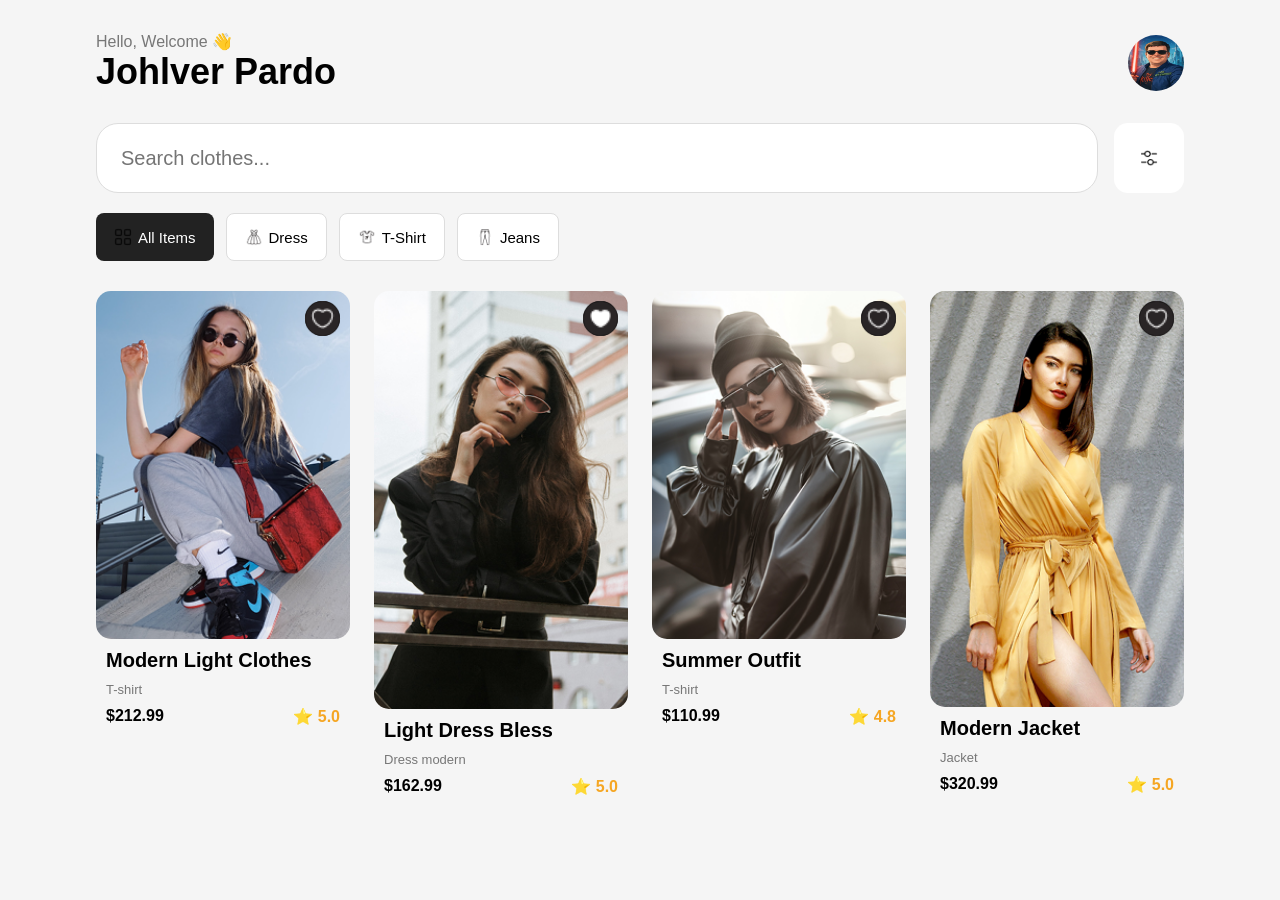
<file: index.html>
<!DOCTYPE html>
<html lang="en">
<head>
    <meta charset="UTF-8">
    <meta name="viewport" content="width=device-width, initial-scale=1.0">
    <title>Fashion App</title>
    <link rel="stylesheet" href="/css/variables.css">
    <link rel="stylesheet" href="/css/style.css">
</head>
<body>

    <div class="container">
    <header>
    <div class="bienvenida">
        <p>Hello, Welcome 👋</p>
        <h2>Johlver Pardo</h2>
    </div>

    <img src="/storage/img/jolhver.webp" class="perfil">

    </header>
    <div class="buscar">
        <input type="text" placeholder="Search clothes...">
        <button class="filtrar">
        <img src="/storage/img/Main Icon.png" alt="">
        </button>
    </div>
     <div class="categorias">
        <button class="active">
        <img src="/storage/img/Default Icon.png">
        All Items
        </button>
        <button>
        <img src="/storage/img/Default Icon (1).png">
        Dress
        </button>
        <button>
        <img src="/storage/img/Default Icon (2).png">
        T-Shirt
        </button>
        <button>
        <img src="/storage/img/Default Icon (3).png">
        Jeans
        </button>
    </div>
    <div class="products">

    <div class="card">
    <a href="/views/detail.html">
    <img src="/storage/img/Library=Product1.png">
    </a>
    <button class="corazon">
    <img src="/storage/img/heart.png" alt="favorite">
    </button>
    <h4>Modern Light Clothes</h4>
    <p class="type">T-shirt</p>
    <div class="price">
    <span>$212.99</span>
    <span class="rating">⭐ 5.0</span>
    </div>
    </div>
    <div class="card">
    <a href="/views/detail.html">
    <img src="/storage/img/Library=Product2.png" alt="product">
    </a>
    <button class="corazon">
    <img src="/storage/img/heart (2).png" alt="favorite">
    </button>
    <h4>Light Dress Bless</h4>
    <p class="type">Dress modern</p>
    <div class="price">
    <span>$162.99</span>
    <span class="rating">⭐ 5.0</span>
    </div>
    </div>
    <div class="card">
    <a href="/views/detail.html">
    <img src="/storage/img/Library=Product3.png">
    </a>
    <button class="corazon">
    <img src="/storage/img/heart.png" alt="favorite">
    </button>
    <h4>Summer Outfit</h4>
    <p class="type">T-shirt</p>
    <div class="price">
    <span>$110.99</span>
    <span class="rating">⭐ 4.8</span>
    </div>
    </div>
    <div class="card">
    <a href="/views/detail.html">
    <img src="/storage/img/Library=Product4.png">
    </a>
    <button class="corazon">
    <img src="/storage/img/heart.png" alt="favorite">
    </button>
    <h4>Modern Jacket</h4>
    <p class="type">Jacket</p>
    <div class="price">
    <span>$320.99</span>
    <span class="rating">⭐ 5.0</span>
    </div>
    </div>
    </div>
    <nav class="iconos">
    <div class="icon">
    <img src="/storage/img/Type=outline, Library=home-2.png">
    </div>
    <div class="icon">
    <img src="/storage/img/Type=outline, Library=shopping-bag.png">
    </div>
    <div class="icon">
    <img src="/storage/img/Type=outline, Library=heart.png">
    </div>
    <div class="icon">
    <img src="/storage/img/Type=outline, Library=profile.png">
    </div>
    </nav>
    </div>
</body>
</html>
</file>
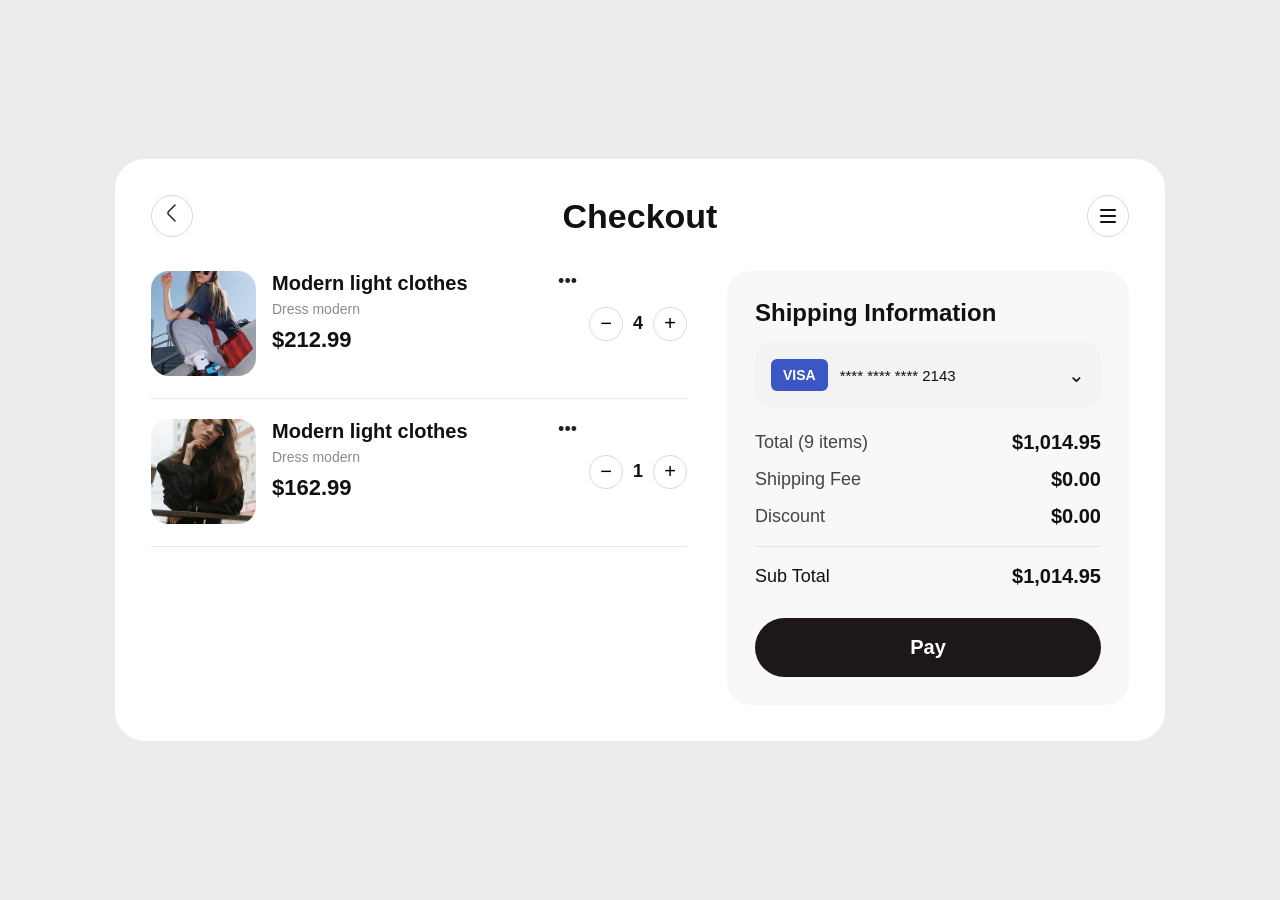
<file: views/checkout.html>
<!DOCTYPE html>
<html lang="es">
<head>
  <meta charset="UTF-8">
  <meta name="viewport" content="width=device-width, initial-scale=1.0">
  <title>Checkout Tienda de Ropa</title>
  <link rel="stylesheet" href="/css/variables.css">
  <link rel="stylesheet" href="/css/checkout.css">
</head>
<body>

  <main class="Checkout">

    <header class="CheckoutHeader">
      <a href="/views/detail.html" class="back-btn">
      <button class="BotonCirculo"><img src="/storage/img/Type=outline, Library=arrow-left.png" alt=""></button>
      </a>
      <h1>Checkout</h1>

      <div class="MenuHamburguesa">
        <input type="checkbox" id="AbrirMenu">

        <label for="AbrirMenu" class="BotonMenu">
          <span class="Linea Linea1"></span>
          <span class="Linea Linea2"></span>
          <span class="Linea Linea3"></span>
        </label>

        <nav class="MenuDesplegable">
          <a href="/index.html">Inicio</a>
          <a href="/views/perfil-usuario.html">perfil de usuario</a>
          <a href="#">Colecciones</a>
          <a href="#">Ofertas</a>
          <a href="#">Mi Cuenta</a>
          <a href="#">Contacto</a>
        </nav>
      </div>
    </header>

    <div class="CheckoutContenido">

      <section class="ColumnaIzquierda">
        <section class="ListaProductos">

          <article class="Producto">
            <img src="/storage/img/Library=Product1.png" alt="Ropa moderna">

            <div class="ProductoInfo">
              <div class="ProductoTexto">
                <div class="ProductoEncabezado">
                  <h2>Modern light clothes</h2>
                  <button class="BotonPuntos">•••</button>
                </div>
                <p>Dress modern</p>
                <span>$212.99</span>
              </div>

              <div class="ProductoCantidad">
                <button class="CantidadBtn">−</button>
                <strong>4</strong>
                <button class="CantidadBtn">+</button>
              </div>
            </div>
          </article>

          <article class="Producto">
            <img src="/storage/img/Library=Product2.png" alt="Ropa elegante">

            <div class="ProductoInfo">
              <div class="ProductoTexto">
                <div class="ProductoEncabezado">
                  <h2>Modern light clothes</h2>
                  <button class="BotonPuntos">•••</button>
                </div>
                <p>Dress modern</p>
                <span>$162.99</span>
              </div>

              <div class="ProductoCantidad">
                <button class="CantidadBtn">−</button>
                <strong>1</strong>
                <button class="CantidadBtn">+</button>
              </div>
            </div>
          </article>

        </section>
      </section>

      <section class="ColumnaDerecha">
        <section class="Pago">
          <h3>Shipping Information</h3>

          <div class="TarjetaPago">
            <div class="Visa">VISA</div>
            <p>**** **** **** 2143</p>
            <span>⌄</span>
          </div>
        </section>

        <section class="Resumen">
          <div class="FilaResumen">
            <p>Total (9 items)</p>
            <strong>$1,014.95</strong>
          </div>

          <div class="FilaResumen">
            <p>Shipping Fee</p>
            <strong>$0.00</strong>
          </div>

          <div class="FilaResumen">
            <p>Discount</p>
            <strong>$0.00</strong>
          </div>

          <hr>

          <div class="FilaResumen TotalFinal">
            <p>Sub Total</p>
            <strong>$1,014.95</strong>
          </div>
        </section>

        <button class="BotonPagar">Pay</button>
      </section>

    </div>
  </main>

</body>
</html>
</file>
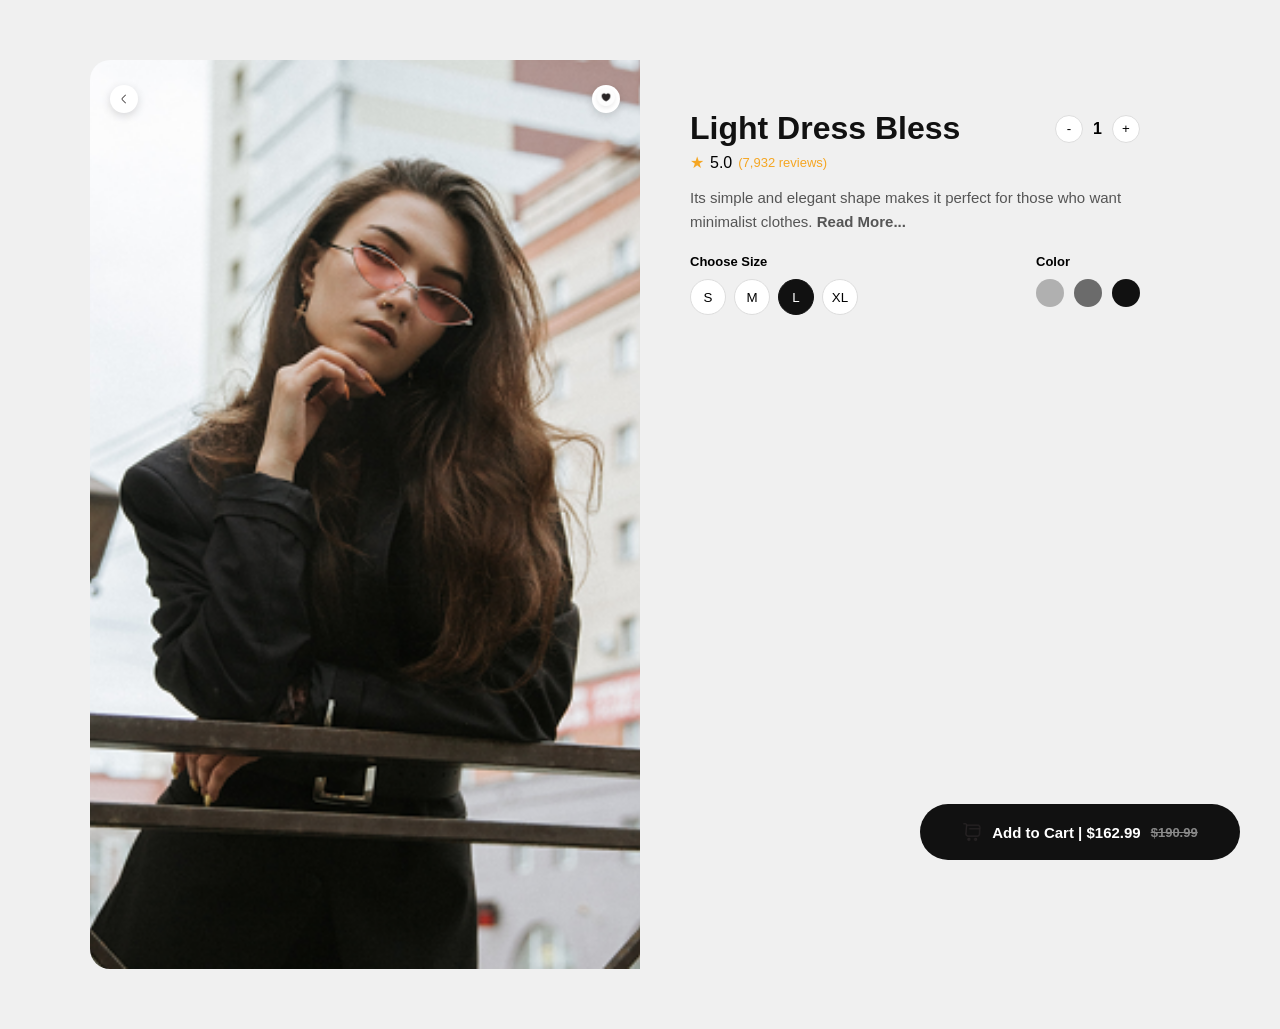
<file: views/detail.html>
<!DOCTYPE html>
<html lang="es">

<head>
  <meta charset="UTF-8" />
  <meta name="viewport" content="width=device-width, initial-scale=1.0" />
  <title>Light Dress Bless</title>
  <link rel="stylesheet" href="/css/variables.css">
  <link rel="stylesheet" href="/css/detail.css" />
</head>

<body>
  <main class="product">
    <section class="product-image">
      <img src="/storage/img/Library=Product2.png" alt="Light Dress Bless" />
      <a href="/index.html" class="back-btn">
        <img src="/storage/img/Type=outline, Library=arrow-left.png" alt="Back">
      </a>

      <button class="heart-btn">
        <img src="/storage/img/heart (1).png" alt="Favorite" />
      </button>
    </section>

    <section class="product-info">

      <div class="title-row">
        <h1>Light Dress Bless</h1>

        <div class="quantity">
          <button>-</button>
          <span>1</span>
          <button>+</button>
        </div>
      </div>

      <div class="rating">
        <span class="star">★</span>
        <span>5.0</span>
        <span class="reviews">(7,932 reviews)</span>
      </div>

      <p class="description">
        Its simple and elegant shape makes it perfect for those who want
        minimalist clothes.
        <strong>Read More...</strong>
      </p>

      <div class="options">

        <div class="sizes">
          <h4>Choose Size</h4>

          <div class="size-list">
            <button>S</button>
            <button>M</button>
            <button class="active">L</button>
            <button>XL</button>
          </div>
        </div>

        <div class="colors">
          <h4>Color</h4>

          <div class="color-list">
            <span class="gray-light"></span>
            <span class="gray-dark"></span>
            <span class="black"></span>
          </div>
        </div>

      </div>

    </section>

    <a href="checkout.html">
      <button class="add-cart">
        <img src="/storage/img/Type=outline, Library=shopping-cart.png" alt="Cart" class="cart-icon" />
        Add to Cart | $162.99
        <span class="old-price">$190.99</span>
      </button>
    </a>
  </main>
</body>

</html>
</file>
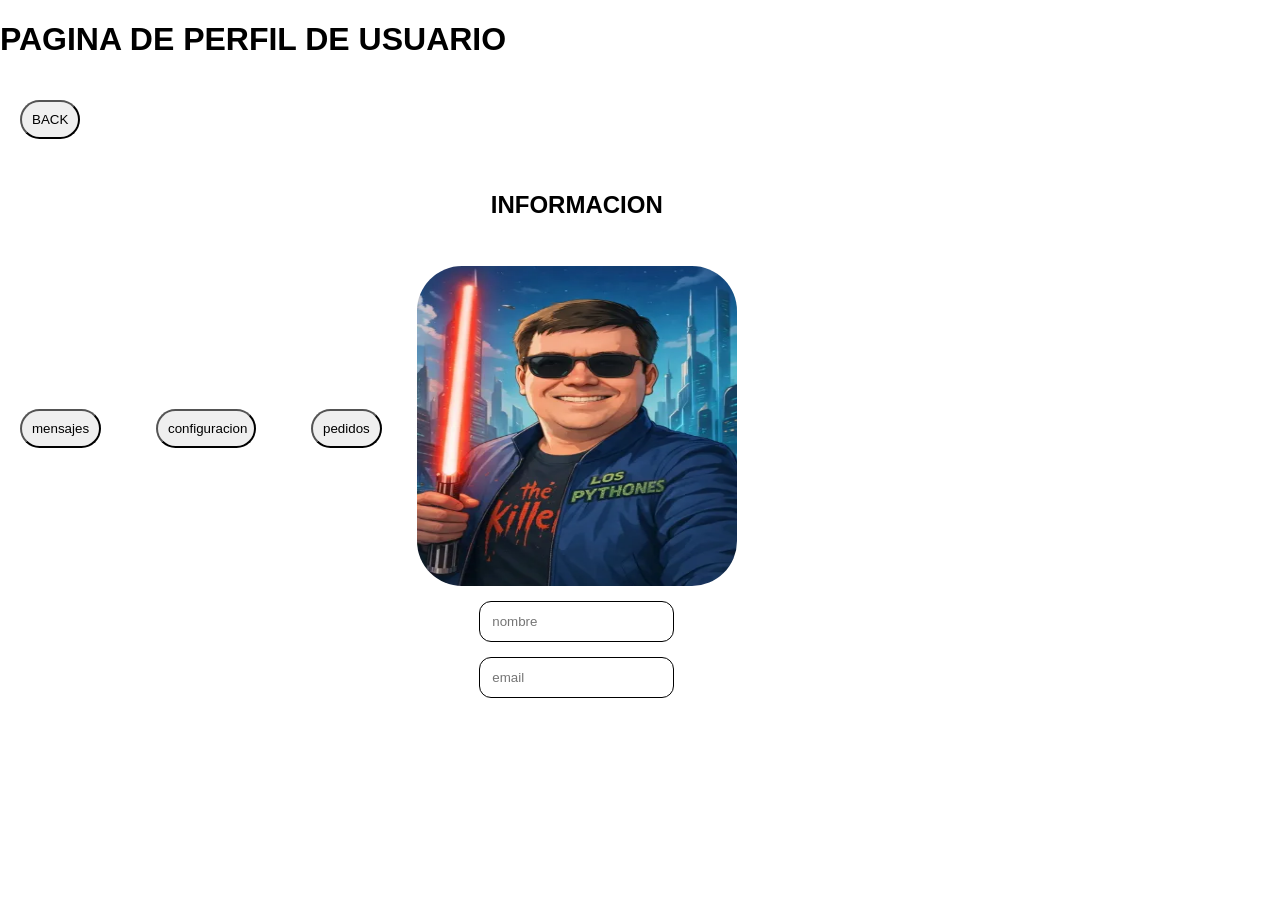
<file: views/perfil-usuario.html>
<!DOCTYPE html>
<html lang="en">
<head>
    <meta charset="UTF-8">
    <meta name="viewport" content="width=device-width, initial-scale=1.0">
    <title>PERFIL USUARIO</title>
    <link rel="stylesheet" href="/css/perfil-usuario.css">
</head>
<body>
    <h1>PAGINA DE PERFIL DE USUARIO</h1>
    <a href="/views/checkout.html"><button>BACK</button></a>
    <div class="arriba">
        <button>mensajes</button>
        <button>configuracion</button>
        <a href="/views/checkout.html"><button>pedidos</button></a>
        <div class="acercade-mi">
            <h2 class="informacion">INFORMACION</h2>
            <img src="/storage/img/jolhver.webp" alt="profesor">
            <input type="nombre" placeholder="nombre">
            <input type="email" placeholder="email">
        </div>
    </div>

</body>
</html>
</file>
<file: css/variables.css>
:root {
  --color-primary: #252525;
  --color-primary-dark: #121111;
  --color-primary-light: #F2F2F2;

  --color-secondary: #252525;
  --color-secondary-mid: #787678;
  --color-secondary-light: #A9A9A2;

  --color-border: #F2F2F2;
  --color-success: #252525;
  --color-warning: #787678;
  --color-star: #252525;

  --font-primary: 'Encode Sans', sans-serif;

  --text-xs: 0.75rem;
  --text-sm: 0.875rem;
  --text-base: 1rem;
  --text-lg: 1.125rem;
  --text-xl: 1.25rem;
  --text-2xl: 1.5rem;
  --text-3xl: 1.875rem;

  --weight-regular: 400;
  --weight-medium: 500;
  --weight-semibold: 600;
  --weight-bold: 700;

  --space-1: 0.25rem;
  --space-2: 0.5rem;
  --space-3: 0.75rem;
  --space-4: 1rem;
  --space-5: 1.25rem;
  --space-6: 1.5rem;
  --space-8: 2rem;
  --space-10: 2.5rem;
  --space-12: 3rem;
  --space-16: 4rem;

  --radius-sm: 6px;
  --radius-md: 12px;
  --radius-lg: 20px;
  --radius-xl: 28px;
  --radius-full: 9999px;

  --shadow-xs: 0 1px 3px rgba(0, 0, 0, 0.06);
  --shadow-sm: 0 2px 8px rgba(0, 0, 0, 0.08);
  --shadow-md: 0 4px 16px rgba(0, 0, 0, 0.10);
  --shadow-lg: 0 8px 32px rgba(0, 0, 0, 0.12);

  --transition-fast: 0.15s ease;
  --transition-normal: 0.25s ease;
  --transition-slow: 0.4s ease;

  --max-width: 430px;
  --nav-height: 64px;
  --topbar-height: 56px;
}
</file>
<file: css/style.css>
* {
  margin: 0;
  padding: 0;
  box-sizing: border-box;
  font-family: Arial, Helvetica, sans-serif;
}

body {
  background: #f5f5f5;
}

.container {
  width: 90%;
  max-width: 1200px;
  margin: 40px auto;
}

header {
  display: flex;
  justify-content: space-between;
  align-items: center;
  margin-bottom: 30px;
}

.bienvenida p {
  color: #777;
  font-size: 14px;
}

.perfil {
  width: 50px;
  height: 50px;
  border-radius: 50%;
}

.buscar {
  display: flex;
  gap: 10px;
  margin-bottom: 20px;
}

.buscar input {
  flex: 1;
  padding: 12px;
  border: 1px solid #ddd;
  border-radius: 8px;
  font-size: 14px;
}

.filtrar {
  width: 40px;
  height: 40px;
  border: none;
  border-radius: 8px;
  background-color: #fff;
  display: flex;
  align-items: center;
  justify-content: center;
  cursor: pointer;
}

.filtrar img {
  width: 18px;
  height: 18px;
  filter: invert(1);
}

.categorias {
  display: flex;
  gap: 12px;
  margin-bottom: 30px;
  flex-wrap: wrap;
}

.categorias button {
  display: flex;
  align-items: center;
  gap: 6px;

  padding: 8px 12px;

  border: 1px solid #ddd;
  background: white;
  border-radius: 8px;

  cursor: pointer;
  font-size: 14px;
}

.categorias button img {
  width: 18px;
  height: 18px;
  object-fit: contain;
}

.categorias .active {
  background: #222;
  color: white;
  border: none;
}

.categorias .active img {
  filter: invert(1);
}

.products {
  display: grid;
  grid-template-columns: repeat(2, 1fr);
  gap: 20px;
}

.card {
  position: relative;
}

.corazon {
  position: absolute;
  top: 10px;
  right: 10px;
  width: 35px;
  height: 35px;
  border: none;
  border-radius: 50%;
  background: black;
  display: flex;
  justify-content: center;
  align-items: center;
  cursor: pointer;
}

.corazon img {
  width: 16px;
  height: 16px;
}

.card img {
  width: 100%;
  height: auto;
  border-radius: 15px;
  display: block;
}

.card h4 {
  margin: 10px;
  font-size: 16px;
}

.type {
  margin: 0 10px;
  font-size: 13px;
  color: #777;
}

.price {
  display: flex;
  justify-content: space-between;
  margin: 10px;
  font-weight: bold;
}

.rating {
  color: #f5a623;
}

.iconos {
  position: fixed;
  bottom: 20px;
  left: 50%;
  transform: translateX(-50%);
  width: 90%;
  max-width: 360px;
  background: #1e1e1e;
  border-radius: 24px;
  display: flex;
  justify-content: space-around;
  padding: 14px 0;
  color: #fff;
  font-size: 20px;
}

.iconos img {
  filter: brightness(0) invert(1);
}

.icono img {
  color: #fff;
  text-decoration: none;
}

@media (min-width:768px) {

  .container {
    max-width: 900px;
    margin: auto;
    padding: 28px;
  }

  .bienvenida h2 {
    font-size: 32px;
  }

  .bienvenida p {
    font-size: 15px;
  }

  .perfil {
    width: 56px;
    height: 56px;
  }

  .buscar {
    display: flex;
    gap: 16px;
    width: 100%;
  }

  .buscar input {
    flex: 1;
    height: 60px;
    font-size: 18px;
    padding: 0 20px;
    border-radius: 18px;
  }

  .filtrar {
    width: 64px;
    height: 60px;
    border-radius: 14px;
  }

  .categorias {
    gap: 12px;
    flex-wrap: wrap;
  }

  .categorias button {
    min-height: 46px;
    padding: 0 16px;
    font-size: 15px;
  }

  .products {
    grid-template-columns: repeat(2, 1fr);
    gap: 24px 20px;
  }

  .card h4 {
    font-size: 22px;
  }

  .type {
    font-size: 14px;
  }

  .price,
  .rating {
    font-size: 18px;
  }

}

@media (min-width:1024px) {

  .container {
    max-width: 1200px;
    margin: auto;
    padding: 32px;
  }

  .bienvenida h2 {
    font-size: 36px;
  }

  .bienvenida p {
    font-size: 16px;
  }

  .buscar {
    width: 100%;
    max-width: 1100px;
    margin-top: 10px;
  }

  .buscar input {
    flex: 1;
    height: 70px;
    font-size: 20px;
    padding: 0 24px;
    border-radius: 22px;
  }

  .filtrar {
    width: 70px;
    height: 70px;
  }

  .categorias button {
    min-height: 48px;
    padding: 0 18px;
  }

  .products {
    grid-template-columns: repeat(4, 1fr);
    gap: 24px;
  }

  .card h4 {
    font-size: 20px;
  }

  .type {
    font-size: 13px;
  }

  .price,
  .rating {
    font-size: 16px;
  }

  .iconos {
    display: none;
  }

}
</file>
<file: css/checkout.css>
* {
  margin: 0;
  padding: 0;
  box-sizing: border-box;
}

html {
  font-size: 62.5%;
}

body {
  font-family: "Inter", sans-serif;
  background: #ececec;
  color: #111111;
  min-height: 100vh;
  display: flex;
  justify-content: center;
  align-items: center;
  padding: 20px;
}

.Checkout {
  width: 100%;
  max-width: 430px;
  background: #ffffff;
  border-radius: 30px;
  padding: 22px;
  position: relative;
  overflow: visible;
}

.CheckoutHeader {
  display: flex;
  justify-content: space-between;
  align-items: center;
  margin-bottom: 28px;
  position: relative;
}

.CheckoutHeader h1 {
  font-size: 2.8rem;
  font-weight: 800;
}

.BotonCirculo {
  width: 42px;
  height: 42px;
  border-radius: 50%;
  border: 1px solid #d8d8d8;
  background: white;
  font-size: 2.2rem;
  cursor: pointer;
}

.MenuHamburguesa {
  position: relative;
}

.MenuHamburguesa input[type="checkbox"] {
  display: none;
}

.BotonMenu {
  width: 42px;
  height: 42px;
  border-radius: 50%;
  border: 1px solid #d8d8d8;
  background: white;
  display: flex;
  flex-direction: column;
  justify-content: center;
  align-items: center;
  gap: 4px;
  cursor: pointer;
}

.Linea {
  width: 16px;
  height: 2px;
  background: #111111;
  border-radius: 4px;
  transition: 0.3s ease;
}

.MenuDesplegable {
  position: absolute;
  top: 52px;
  right: 0;
  width: 190px;
  background: #ffffff;
  border: 1px solid #e4e4e4;
  border-radius: 18px;
  box-shadow: 0 12px 30px rgba(0, 0, 0, 0.08);
  padding: 14px;
  display: flex;
  flex-direction: column;
  gap: 10px;
  opacity: 0;
  pointer-events: none;
  transform: translateY(-10px);
  transition: 0.3s ease;
  z-index: 20;
}

.MenuDesplegable a {
  text-decoration: none;
  color: #222222;
  font-size: 1.5rem;
  font-weight: 500;
  padding: 10px 12px;
  border-radius: 10px;
  transition: 0.3s ease;
}

.MenuDesplegable a:hover {
  background: #f5f5f5;
}

.MenuHamburguesa input[type="checkbox"]:checked+.BotonMenu .Linea1 {
  transform: rotate(45deg) translate(4px, 4px);
}

.MenuHamburguesa input[type="checkbox"]:checked+.BotonMenu .Linea2 {
  opacity: 0;
}

.MenuHamburguesa input[type="checkbox"]:checked+.BotonMenu .Linea3 {
  transform: rotate(-45deg) translate(5px, -5px);
}

.MenuHamburguesa input[type="checkbox"]:checked~.MenuDesplegable {
  opacity: 1;
  pointer-events: auto;
  transform: translateY(0);
}

.CheckoutContenido {
  display: flex;
  flex-direction: column;
  gap: 28px;
}

.ListaProductos {
  display: flex;
  flex-direction: column;
  gap: 20px;
}

.Producto {
  display: flex;
  gap: 16px;
  padding-bottom: 16px;
  border-bottom: 1px solid #e8e8e8;
}

.Producto img {
  width: 92px;
  height: 92px;
  object-fit: cover;
  border-radius: 18px;
  flex-shrink: 0;
}

.ProductoInfo {
  flex: 1;
  display: flex;
  justify-content: space-between;
  gap: 12px;
}

.ProductoTexto {
  flex: 1;
}

.ProductoEncabezado {
  display: flex;
  justify-content: space-between;
  align-items: flex-start;
  gap: 10px;
  margin-bottom: 6px;
}

.ProductoTexto h2 {
  font-size: 1.6rem;
  font-weight: 800;
  line-height: 1.2;
}

.BotonPuntos {
  border: none;
  background: transparent;
  font-size: 1.8rem;
  cursor: pointer;
  color: #222222;
}

.ProductoTexto p {
  font-size: 1.4rem;
  color: #8b8b8b;
  margin-bottom: 10px;
}

.ProductoTexto span {
  font-size: 2rem;
  font-weight: 800;
}

.ProductoCantidad {
  display: flex;
  align-items: center;
  gap: 10px;
  align-self: center;
}

.ProductoCantidad strong {
  font-size: 1.8rem;
}

.CantidadBtn {
  width: 34px;
  height: 34px;
  border-radius: 50%;
  border: 1px solid #d9d9d9;
  background: white;
  font-size: 2rem;
  cursor: pointer;
}

.Pago h3 {
  font-size: 1.8rem;
  font-weight: 800;
  margin-bottom: 16px;
}

.TarjetaPago {
  background: #f3f3f3;
  border-radius: 16px;
  padding: 16px;
  display: flex;
  align-items: center;
  gap: 12px;
}

.Visa {
  background: #3a57c4;
  color: white;
  font-size: 1.4rem;
  font-weight: 700;
  padding: 8px 12px;
  border-radius: 6px;
}

.TarjetaPago p {
  flex: 1;
  font-size: 1.5rem;
}

.TarjetaPago span {
  font-size: 2rem;
}

.Resumen {
  margin-top: 24px;
  display: flex;
  flex-direction: column;
  gap: 14px;
}

.FilaResumen {
  display: flex;
  justify-content: space-between;
  align-items: center;
  gap: 10px;
}

.FilaResumen p {
  font-size: 1.6rem;
  color: #444444;
}

.FilaResumen strong {
  font-size: 1.8rem;
  font-weight: 800;
}

.Resumen hr {
  border: none;
  border-top: 1px solid #e4e4e4;
  margin: 4px 0;
}

.TotalFinal p,
.TotalFinal strong {
  color: #111111;
}

.BotonPagar {
  width: 100%;
  margin-top: 24px;
  border: none;
  background: #1d171b;
  color: white;
  padding: 18px;
  border-radius: 40px;
  font-size: 2rem;
  font-weight: 700;
  cursor: pointer;
}

@media (min-width: 900px) {
  .Checkout {
    max-width: 1050px;
    padding: 36px;
  }

  .CheckoutHeader {
    margin-bottom: 34px;
  }

  .CheckoutHeader h1 {
    font-size: 3.4rem;
  }

  .CheckoutContenido {
    display: grid;
    grid-template-columns: 1.2fr 0.9fr;
    gap: 40px;
    align-items: start;
  }

  .ColumnaDerecha {
    background: #f8f8f8;
    border-radius: 24px;
    padding: 28px;
  }

  .Producto {
    padding-bottom: 22px;
  }

  .Producto img {
    width: 105px;
    height: 105px;
  }

  .ProductoTexto h2 {
    font-size: 2rem;
  }

  .ProductoTexto span {
    font-size: 2.2rem;
  }

  .Pago h3 {
    font-size: 2.4rem;
  }

  .FilaResumen p {
    font-size: 1.8rem;
  }

  .FilaResumen strong {
    font-size: 2rem;
  }

  .BotonPagar {
    margin-top: 30px;
  }

  .MenuDesplegable {
    width: 220px;
  }
}
</file>
<file: css/detail.css>
*,
*::before,
*::after {
  margin: 0;
  padding: 0;
  box-sizing: border-box;
}

body {
  font-family: "DM Sans", sans-serif;
  background: #f0f0f0;
  display: flex;
  justify-content: center;
  align-items: center;
  min-height: 100vh;
}

.product {
  display: grid;
  grid-template-columns: 1fr 1fr;
  min-height: 100vh;
}

.product-image {
  position: relative;
  height: 100%;
  width: 100%;
}

.product-image img {
  width: 100%;
  height: 100%;
  object-fit: cover;
}

.back-btn,
.heart-btn {
  position: absolute;
  top: 25px;
  right: 25px;
  width: 28px;
  height: 28px;
  border: none;
  border-radius: 50%;
  background: #ffffff;
  display: flex;
  align-items: center;
  justify-content: center;
  cursor: pointer;
  box-shadow: 0 3px 10px rgba(0, 0, 0, 0.15);
}

.back-btn {
  left: 20px;
}

.heart-btn {
  right: 20px;
}

.back-btn img {
  width: 12px;
  height: 12px;
}

.heart-btn img {
  width: 100%;
  height: 100%;
}

.product-info {
  padding: 20px 20px 100px;
}

.title-row {
  display: flex;
  justify-content: space-between;
  align-items: center;
  margin-bottom: 6px;
}

.product-info h1 {
  font-size: 22px;
  font-weight: 700;
  color: #111;
}

.quantity {
  display: flex;
  align-items: center;
  gap: 10px;
}

.quantity button {
  width: 28px;
  height: 28px;
  border-radius: 50%;
  border: 1.5px solid #ddd;
  background: #fff;
  cursor: pointer;
}

.quantity span {
  font-weight: 600;
}

.rating {
  display: flex;
  align-items: center;
  gap: 6px;
  margin-bottom: 14px;
}

.star {
  color: #f5a623;
}

.reviews {
  font-size: 13px;
  color: #f5a623;
}

.description {
  font-size: 13.5px;
  color: #555;
  line-height: 1.6;
  margin-bottom: 20px;
}

.options {
  display: flex;
  justify-content: space-between;
}

.options h4 {
  font-size: 13px;
  margin-bottom: 10px;
}

.size-list {
  display: flex;
  gap: 8px;
}

.size-list button {
  width: 36px;
  height: 36px;
  border-radius: 50%;
  border: 1.5px solid #ddd;
  background: #fff;
  cursor: pointer;
}

.size-list .active {
  background: #111;
  color: #fff;
  border-color: #111;
}

.color-list {
  display: flex;
  gap: 10px;
}

.color-list span {
  width: 28px;
  height: 28px;
  border-radius: 50%;
  display: block;
  cursor: pointer;
}

.gray-light {
  background: #b0b0b0;
}

.gray-dark {
  background: #6b6b6b;
}

.black {
  background: #111;
}

.add-cart {
  position: absolute;
  bottom: 20px;
  left: 16px;
  right: 16px;
  background: #111;
  color: #fff;
  border: none;
  border-radius: 50px;
  padding: 18px;
  font-size: 15px;
  font-weight: 600;
  display: flex;
  align-items: center;
  justify-content: center;
  gap: 10px;
  cursor: pointer;
}

.cart-icon {
  width: 20px;
  height: 20px;
}

.old-price {
  color: #888;
  font-size: 13px;
  text-decoration: line-through;
}

@media (max-width: 768px) {

  body {
    padding: 0;
    align-items: flex-start;
  }

  .product {
    grid-template-columns: 1fr;
    min-height: auto;
  }

  .product-image {
    height: 320px;
  }

  .product-info {
    padding: 20px;
  }

  .add-cart {
    position: static;
    margin-top: 25px;
    width: 100%;
  }

}

@media (min-width: 1024px) {

  body {
    padding: 60px;
  }

  .product {
    max-width: 1100px;
    margin: auto;
    border-radius: 20px;
    overflow: hidden;
    grid-template-columns: 1fr 1fr;
  }

  .product-image {
    height: 100%;
  }

  .product-info {
    padding: 50px;
    position: relative;
  }

  .product-info h1 {
    font-size: 32px;
  }

  .description {
    font-size: 15px;
  }

  .add-cart {
    position: absolute;
    bottom: 40px;
    right: 40px;
    left: auto;
    width: 320px;
  }

}
</file>
<file: css/perfil-usuario.css>
body{
    margin: 0;
    padding: 0;
    box-shadow: border-box;
    font-family: Arial, Helvetica, sans-serif;
}
.arriba{
    display: flex;
    flex-direction: space-between;
    align-items: center;
    gap: 15px;

}
button{
    margin: 20px;
    max-width: 100px;
    padding: 10px;
    border-radius: 20px;
    cursor: pointer;
}

.acercade-mi{
  display:flex;
  flex-direction:column;
  align-items: center;
  gap: 15px;
}

.informacion{
    padding: 12px;
    display: flex;
    flex-direction:  column;
    gap: 15px;
  
}

.acercade-mi input{
    padding: 12px;
    border-radius: 12px;
    border: 1px solid;
}

img {
  display: flex;
  justify-content: column-reverse;
  border-radius: 45px;
  width: 20rem;
  height: 20rem;
}
</file>
